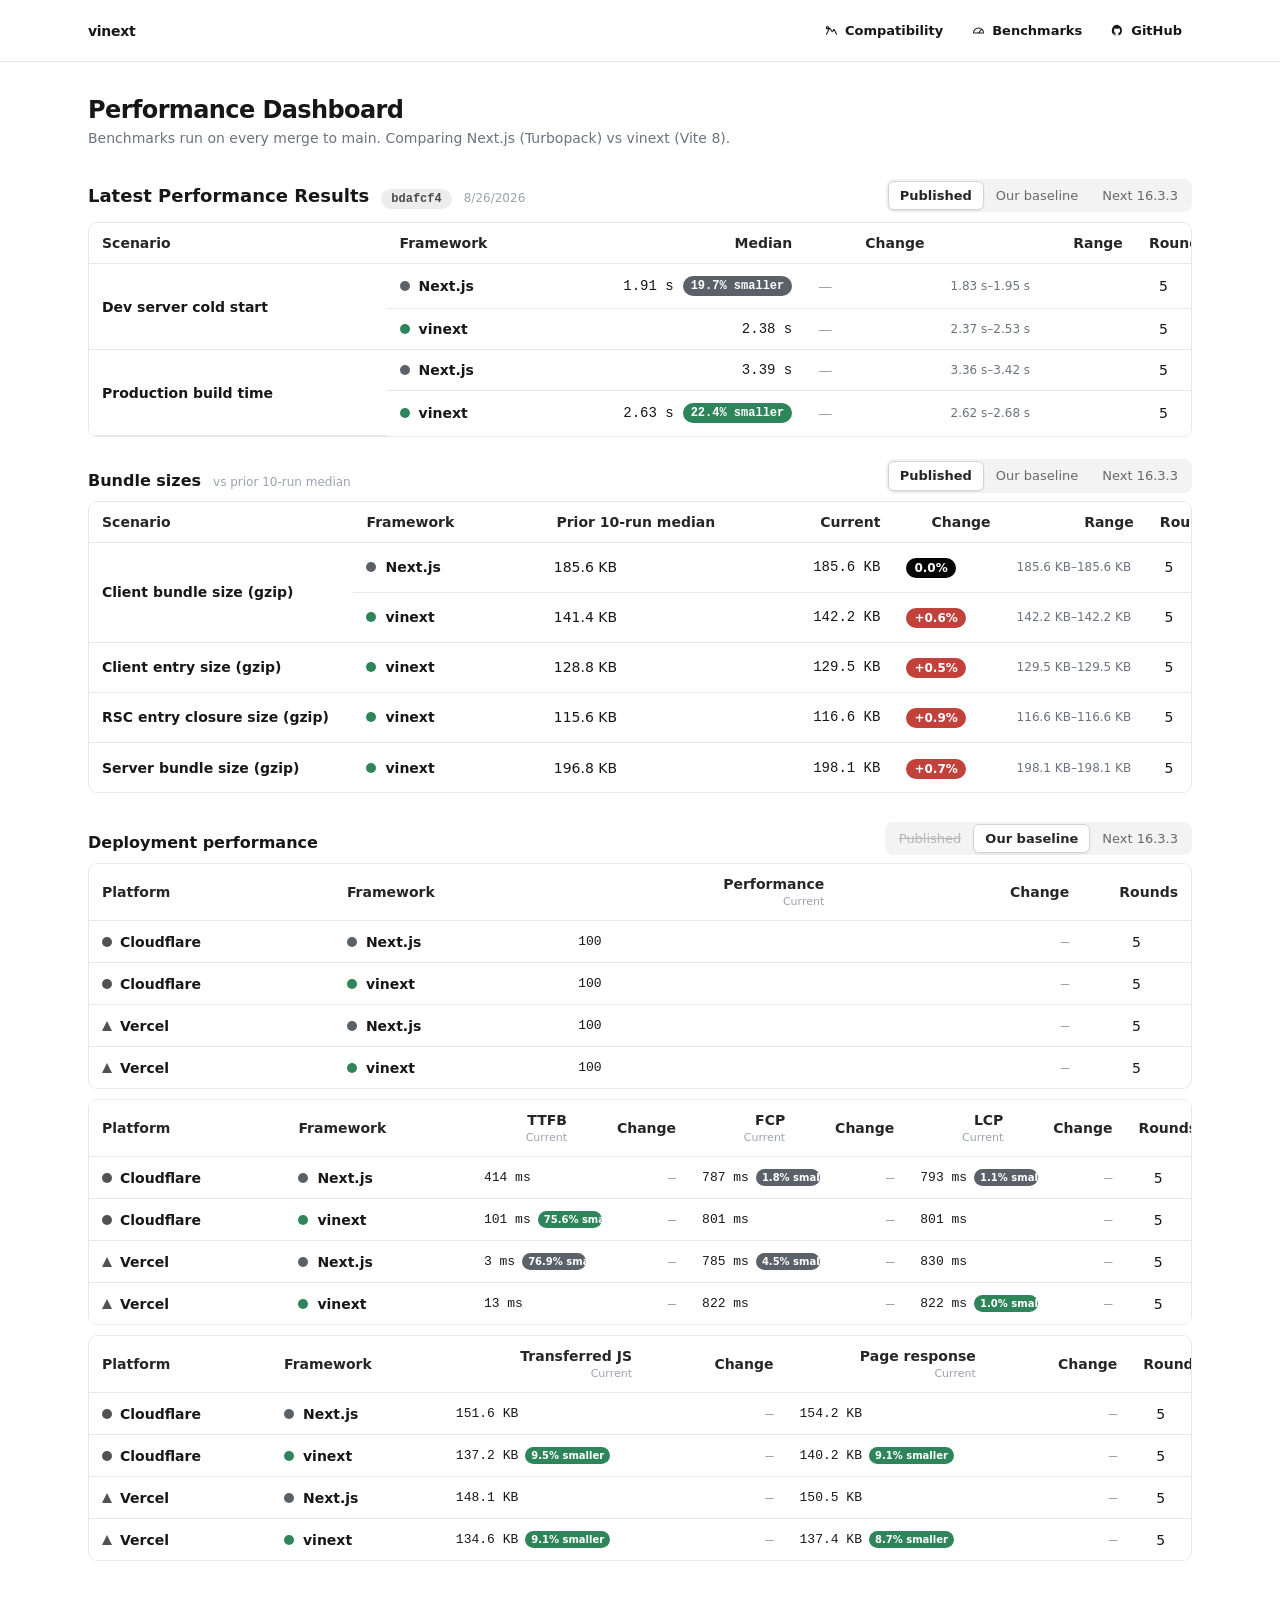
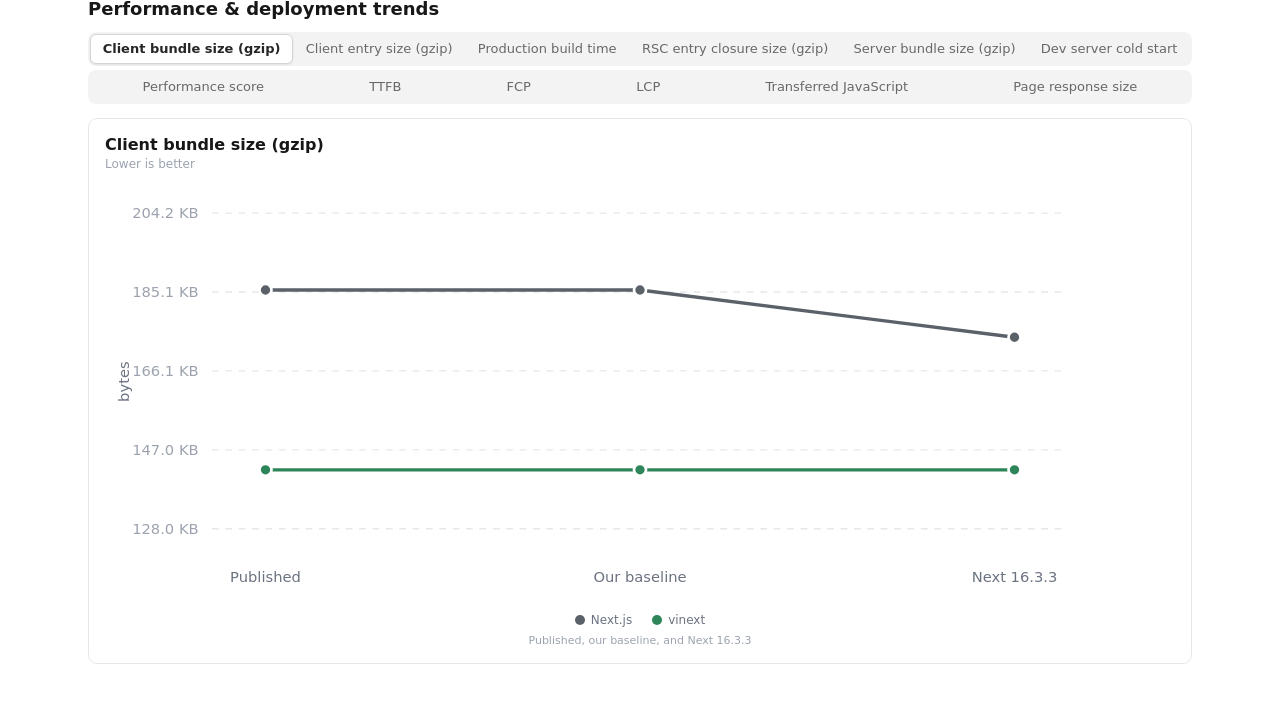
<file: dashboard/index.html>
<!doctype html>
<html lang="en">
  <head>
    <meta charset="UTF-8" />
    <meta name="viewport" content="width=device-width, initial-scale=1" />
    <meta
      name="description"
      content="Published and reproduced vinext benchmark results with Next.js 16.2.7 and 16.3.3."
    />
    <title>Performance benchmarks - vinext</title>
    <link rel="stylesheet" href="styles.css" />
    <script src="app.js" defer></script>
  </head>
  <body>
    <header class="site-header">
      <div class="header-inner">
        <a class="brand" href="https://vinext.dev/">vinext</a>
        <nav aria-label="Primary navigation">
          <a href="https://vinext.dev/compatibility">
            <svg aria-hidden="true" viewBox="0 0 24 24"><path d="M4 18 9 8l4 6 3-4 4 8M4 6h3v3H4z" /></svg>
            Compatibility
          </a>
          <a href="https://vinext.dev/benchmarks" aria-current="page">
            <svg aria-hidden="true" viewBox="0 0 24 24"><path d="M4 16a8 8 0 0 1 16 0M12 16l4-5M6 16h12" /></svg>
            Benchmarks
          </a>
          <a href="https://github.com/cloudflare/vinext">
            <svg aria-hidden="true" viewBox="0 0 24 24"><path d="M12 3a9 9 0 0 0-3 17.5v-2.2c-2 .4-2.5-.9-2.5-.9-.3-.9-.9-1.1-.9-1.1-.7-.5.1-.5.1-.5.8.1 1.2.8 1.2.8.7 1.2 1.8.9 2.2.7.1-.5.3-.9.6-1.1-1.6-.2-3.3-.8-3.3-3.6 0-.8.3-1.5.8-2-.1-.2-.4-1 .1-2 0 0 .7-.2 2.1.8a7.3 7.3 0 0 1 3.8-.1c1.4-1 2.1-.8 2.1-.8.5 1 .2 1.8.1 2 .5.5.8 1.2.8 2 0 2.8-1.7 3.4-3.3 3.6.3.2.5.7.5 1.3v2.8A9 9 0 0 0 12 3Z" /></svg>
            GitHub
          </a>
        </nav>
      </div>
    </header>

    <main>
      <div class="intro">
        <h1>Performance Dashboard</h1>
        <p>Benchmarks run on every merge to main. Comparing Next.js (Turbopack) vs vinext (Vite 8).</p>
      </div>

      <section aria-labelledby="results-heading">
        <div class="section-line">
          <div class="result-title">
            <h2 id="results-heading">Latest Performance Results</h2>
            <a class="commit" href="https://github.com/cloudflare/vinext/commit/bdafcf41a77a68e5647be3f0fcf6ee4fed08ac78">bdafcf4</a>
            <span class="date">8/26/2026</span>
          </div>
          <div class="tabs compact" data-tabs="timing" role="tablist" aria-label="Timing result set">
            <button type="button" role="tab" data-value="published" aria-selected="true">Published</button>
            <button type="button" role="tab" data-value="baseline" aria-selected="false">Our baseline</button>
            <button type="button" role="tab" data-value="updated" aria-selected="false">Next 16.3.3</button>
          </div>
        </div>
        <div id="timing-table"></div>

        <div class="section-line subheading">
          <div class="result-title">
            <h3>Bundle sizes</h3>
            <span class="table-note" id="bundle-note">vs prior 10-run median</span>
          </div>
          <div class="tabs compact" data-tabs="bundle" role="tablist" aria-label="Bundle result set">
            <button type="button" role="tab" data-value="published" aria-selected="true">Published</button>
            <button type="button" role="tab" data-value="baseline" aria-selected="false">Our baseline</button>
            <button type="button" role="tab" data-value="updated" aria-selected="false">Next 16.3.3</button>
          </div>
        </div>
        <div id="bundle-table"></div>

        <div class="section-line subheading deployment-heading">
          <div class="result-title">
            <h3>Deployment performance</h3>
          </div>
          <div class="tabs compact" data-tabs="deployment" role="tablist" aria-label="Deployment result set">
            <button type="button" role="tab" data-value="published" aria-selected="false" disabled>Published</button>
            <button type="button" role="tab" data-value="baseline" aria-selected="true">Our baseline</button>
            <button type="button" role="tab" data-value="updated" aria-selected="false">Next 16.3.3</button>
          </div>
        </div>
        <div id="deployment-table"></div>
      </section>

      <section class="trends" aria-labelledby="trends-heading">
        <h2 id="trends-heading">Performance &amp; deployment trends</h2>
        <div class="tabs metrics" data-tabs="metrics" role="tablist" aria-label="Build and development metric"></div>
        <div class="tabs metrics deployment-metrics" data-tabs="deployment-metrics" role="tablist" aria-label="Deployment metric"></div>
        <div id="chart"></div>
      </section>
    </main>
  </body>
</html>
</file>
<file: dashboard/styles.css>
:root {
  --hairline: #e5e7eb;
  --muted: #6b7280;
  --faint: #9ca3af;
  --panel: #fff;
  --tab-bg: #f3f3f3;
  --next: #5b6169;
  --vinext: #2f855a;
  --good: #2f855a;
  --bad: #c2413b;
}

* { box-sizing: border-box; }

html, body { margin: 0; min-height: 100%; }

body {
  background: #fff;
  color: #171717;
  font-family: ui-sans-serif, system-ui, -apple-system, BlinkMacSystemFont, "Segoe UI", sans-serif;
  font-size: 14px;
}

a { color: inherit; text-decoration: none; }
button { font: inherit; }

.site-header { border-bottom: 1px solid var(--hairline); }

.header-inner {
  width: min(100%, 1152px);
  margin: 0 auto;
  padding: 16px 24px;
  display: flex;
  align-items: center;
  justify-content: space-between;
}

.brand { font-weight: 650; letter-spacing: -.02em; }

nav { display: flex; align-items: center; gap: 8px; }
nav a {
  display: flex;
  align-items: center;
  gap: 6px;
  padding: 7px 10px;
  border-radius: 6px;
  font-size: 13px;
  font-weight: 550;
}
nav a:hover { background: #f5f5f5; }
nav svg { width: 15px; height: 15px; fill: none; stroke: currentColor; stroke-width: 1.7; stroke-linecap: round; stroke-linejoin: round; }
nav a:last-child svg { fill: currentColor; stroke: none; }

main { width: min(100%, 1152px); margin: 0 auto; padding: 32px 24px 64px; }
.intro { margin-bottom: 32px; }
h1, h2, h3, p { margin: 0; }
h1 { font-size: 24px; line-height: 1.35; letter-spacing: -.025em; }
.intro p { margin-top: 4px; color: var(--muted); font-size: 14px; }
h2 { font-size: 18px; line-height: 1.5; }
h3 { font-size: 16px; line-height: 1.5; font-weight: 550; }

.section-line {
  min-height: 34px;
  margin-bottom: 10px;
  display: flex;
  align-items: center;
  justify-content: space-between;
  gap: 18px;
}
.section-line.subheading { margin-top: 22px; margin-bottom: 8px; align-items: flex-end; }
.section-line.deployment-heading { margin-top: 28px; }
.result-title { display: flex; align-items: baseline; gap: 12px; min-width: max-content; }
.commit { padding: 3px 10px; border-radius: 999px; background: #ededed; color: #4b4b4b; font-size: 12px; font-weight: 650; font-family: ui-monospace, SFMono-Regular, Menlo, monospace; }
.date, .table-note { color: var(--faint); font-size: 12px; }

.tabs {
  display: flex;
  padding: 2px;
  overflow-x: auto;
  border-radius: 8px;
  background: var(--tab-bg);
  scrollbar-width: none;
}
.tabs::-webkit-scrollbar { display: none; }
.tabs button {
  flex: 0 0 auto;
  padding: 6px 11px;
  border: 1px solid transparent;
  border-radius: 6px;
  background: transparent;
  color: #686868;
  cursor: pointer;
  font-size: 13px;
  line-height: 1.2;
  white-space: nowrap;
}
.tabs button:hover:not(:disabled) { color: #222; }
.tabs button[aria-selected="true"] {
  border-color: #d4d4d4;
  background: #fff;
  color: #262626;
  box-shadow: 0 1px 2px rgb(0 0 0 / 8%);
  font-weight: 550;
}
.tabs button:focus-visible { outline: 2px solid #2563eb; outline-offset: 1px; }
.tabs button:disabled { color: #b7b7b7; cursor: not-allowed; text-decoration: line-through; }

.table-shell { overflow-x: auto; border: 1px solid var(--hairline); border-radius: 9px; background: var(--panel); }
table { width: 100%; border-collapse: collapse; table-layout: auto; }
th, td { padding: 12px 13px; border-bottom: 1px solid var(--hairline); text-align: left; white-space: nowrap; }
th { color: #262626; font-weight: 600; }
tbody tr:last-child td { border-bottom: 0; }
td.scenario { min-width: 250px; white-space: normal; font-weight: 550; vertical-align: middle; }
td.framework { min-width: 160px; }
.framework-label { display: flex; align-items: center; gap: 9px; font-weight: 550; }
.dot { width: 10px; height: 10px; border-radius: 50%; flex: 0 0 auto; }
.dot.next { background: var(--next); }
.dot.vinext { background: var(--vinext); }
.value { display: flex; align-items: center; gap: 9px; font-family: ui-monospace, SFMono-Regular, Menlo, monospace; }
.timing-table .value { justify-content: flex-end; }
.numeric, .change-cell, .metric-cell { text-align: right; font-variant-numeric: tabular-nums; }
.timing-table th:nth-child(n+3), .bundle-table th:nth-child(n+3), .deployment-table th:nth-child(n+3) { text-align: right; }
.timing-table td:last-child, .bundle-table td:last-child, .deployment-table td:last-child { text-align: center; }
.muted { color: var(--muted); font-size: 12px; }
.badge { padding: 3px 8px; border-radius: 999px; color: white; font-family: inherit; font-size: 12px; font-weight: 650; }
.badge.next { background: var(--next); }
.badge.vinext { background: var(--vinext); }
.badge.good { background: var(--good); }
.badge.bad { background: var(--bad); }
.badge.neutral { background: #050505; }
.metric-cell { min-width: 112px; font-family: ui-monospace, SFMono-Regular, Menlo, monospace; font-size: 13px; }
.metric-cell small { display: block; margin-top: 3px; color: var(--muted); font-family: inherit; font-size: 11px; }
.timing-table { table-layout: fixed; }
.timing-table th:nth-child(1), .timing-table td:nth-child(1) { width: 27%; }
.timing-table th:nth-child(2), .timing-table td:nth-child(2) { width: 19%; }
.timing-table th:nth-child(3), .timing-table td:nth-child(3) { width: 19%; }
.timing-table th:nth-child(4), .timing-table td:nth-child(4) { width: 12%; }
.timing-table th:nth-child(5), .timing-table td:nth-child(5) { width: 18%; }
.timing-table th:nth-child(6), .timing-table td:nth-child(6) { width: 5%; }
.bundle-table { table-layout: fixed; }
.bundle-table th:nth-child(1), .bundle-table td:nth-child(1) { width: 24%; }
.bundle-table th:nth-child(2), .bundle-table td:nth-child(2) { width: 17%; }
.bundle-table th:nth-child(3), .bundle-table td:nth-child(3) { width: 17%; }
.bundle-table th:nth-child(4), .bundle-table td:nth-child(4) { width: 15%; }
.bundle-table th:nth-child(5), .bundle-table td:nth-child(5) { width: 10%; }
.bundle-table th:nth-child(6), .bundle-table td:nth-child(6) { width: 13%; }
.bundle-table th:nth-child(7), .bundle-table td:nth-child(7) { width: 4%; }
.prior-cell { height: 50px; }
.numeric, .change-cell { font-family: ui-monospace, SFMono-Regular, Menlo, monospace; font-variant-numeric: tabular-nums; }
.change-empty { color: var(--faint); }
.deployment-tables { display: grid; gap: 10px; }
.deployment-table { table-layout: fixed; }
.deployment-table th:nth-child(1), .deployment-table td:nth-child(1) { width: 18%; }
.deployment-table th:nth-child(2), .deployment-table td:nth-child(2) { width: 17%; }
.deployment-table td.scenario { min-width: 0; }
.deployment-table td.framework { min-width: 0; }
.deployment-table th small { color: var(--faint); font-size: 11px; font-weight: 500; }
.platform-label { display: flex; align-items: center; gap: 8px; }
.platform-marker { width: 10px; height: 10px; flex: 0 0 auto; display: inline-block; background: #525252; }
.platform-marker.cloudflare { border-radius: 50%; }
.platform-marker.vercel { clip-path: polygon(50% 0, 0 100%, 100% 100%); }
.metric-value { display: flex; align-items: center; gap: 7px; }
.winner-mark { display: inline-block; min-width: 64px; padding: 2px 6px; border-radius: 999px; color: #fff; font-family: ui-sans-serif, system-ui, sans-serif; font-size: 10px; font-weight: 700; line-height: 1.3; text-align: center; }
.winner-mark.next { background: var(--next); }
.winner-mark.vinext { background: var(--vinext); }
.winner-mark.placeholder { visibility: hidden; }
.deployment-summary th:nth-child(3), .deployment-summary td:nth-child(3) { width: 20%; }
.deployment-summary th:nth-child(4), .deployment-summary td:nth-child(4) { width: 18%; }
.deployment-summary th:nth-child(5), .deployment-summary td:nth-child(5) { width: 8%; }
.deployment-vitals th:nth-child(n+3):nth-child(-n+8), .deployment-vitals td:nth-child(n+3):nth-child(-n+8) { width: 10%; }
.deployment-vitals th:nth-child(9), .deployment-vitals td:nth-child(9) { width: 6%; }
.deployment-assets th:nth-child(3), .deployment-assets td:nth-child(3), .deployment-assets th:nth-child(5), .deployment-assets td:nth-child(5) { width: 20%; }
.deployment-assets th:nth-child(4), .deployment-assets td:nth-child(4), .deployment-assets th:nth-child(6), .deployment-assets td:nth-child(6) { width: 14%; }
.deployment-assets th:nth-child(7), .deployment-assets td:nth-child(7) { width: 6%; }

.trends { margin-top: 34px; }
.trends h2 { margin-bottom: 10px; }
.tabs.metrics { width: 100%; }
.tabs.metrics button { flex: 1 0 auto; }
.tabs.deployment-metrics { margin-top: 4px; }
.chart-card { margin-top: 14px; padding: 16px; border: 1px solid var(--hairline); border-radius: 9px; background: #fff; }
.chart-title { margin-bottom: 3px; font-size: 16px; font-weight: 550; }
.chart-subtitle { color: var(--faint); font-size: 12px; }
.chart-wrap { position: relative; margin-top: 10px; }
.chart-wrap svg { display: block; width: 100%; height: auto; }
.chart-legend { margin-top: 4px; display: flex; flex-wrap: wrap; justify-content: center; gap: 8px 20px; color: var(--muted); font-size: 12px; }
.legend-item { display: flex; align-items: center; gap: 6px; }
.legend-swatch, .legend-marker { width: 10px; height: 10px; flex: 0 0 auto; display: inline-block; }
.legend-swatch, .legend-marker.dot { border-radius: 50%; }
.legend-marker.triangle { clip-path: polygon(50% 0, 0 100%, 100% 100%); }
.chart-focus { margin-top: 7px; color: var(--faint); text-align: center; font-size: 11px; }

@media (max-width: 760px) {
  .header-inner { padding-inline: 16px; }
  nav a { padding: 7px; }
  nav a { font-size: 0; gap: 0; }
  nav svg { width: 18px; height: 18px; }
  main { padding: 26px 16px 48px; }
  .section-line { align-items: flex-start; flex-direction: column; gap: 8px; }
  .section-line .tabs { width: 100%; }
  .section-line .tabs button { flex: 1; }
  .result-title { min-width: 0; flex-wrap: wrap; gap: 8px; }
  td.scenario { min-width: 190px; }
  .tabs.metrics { justify-content: flex-start; }
  .tabs.metrics button { flex: 0 0 auto; }
}
</file>
